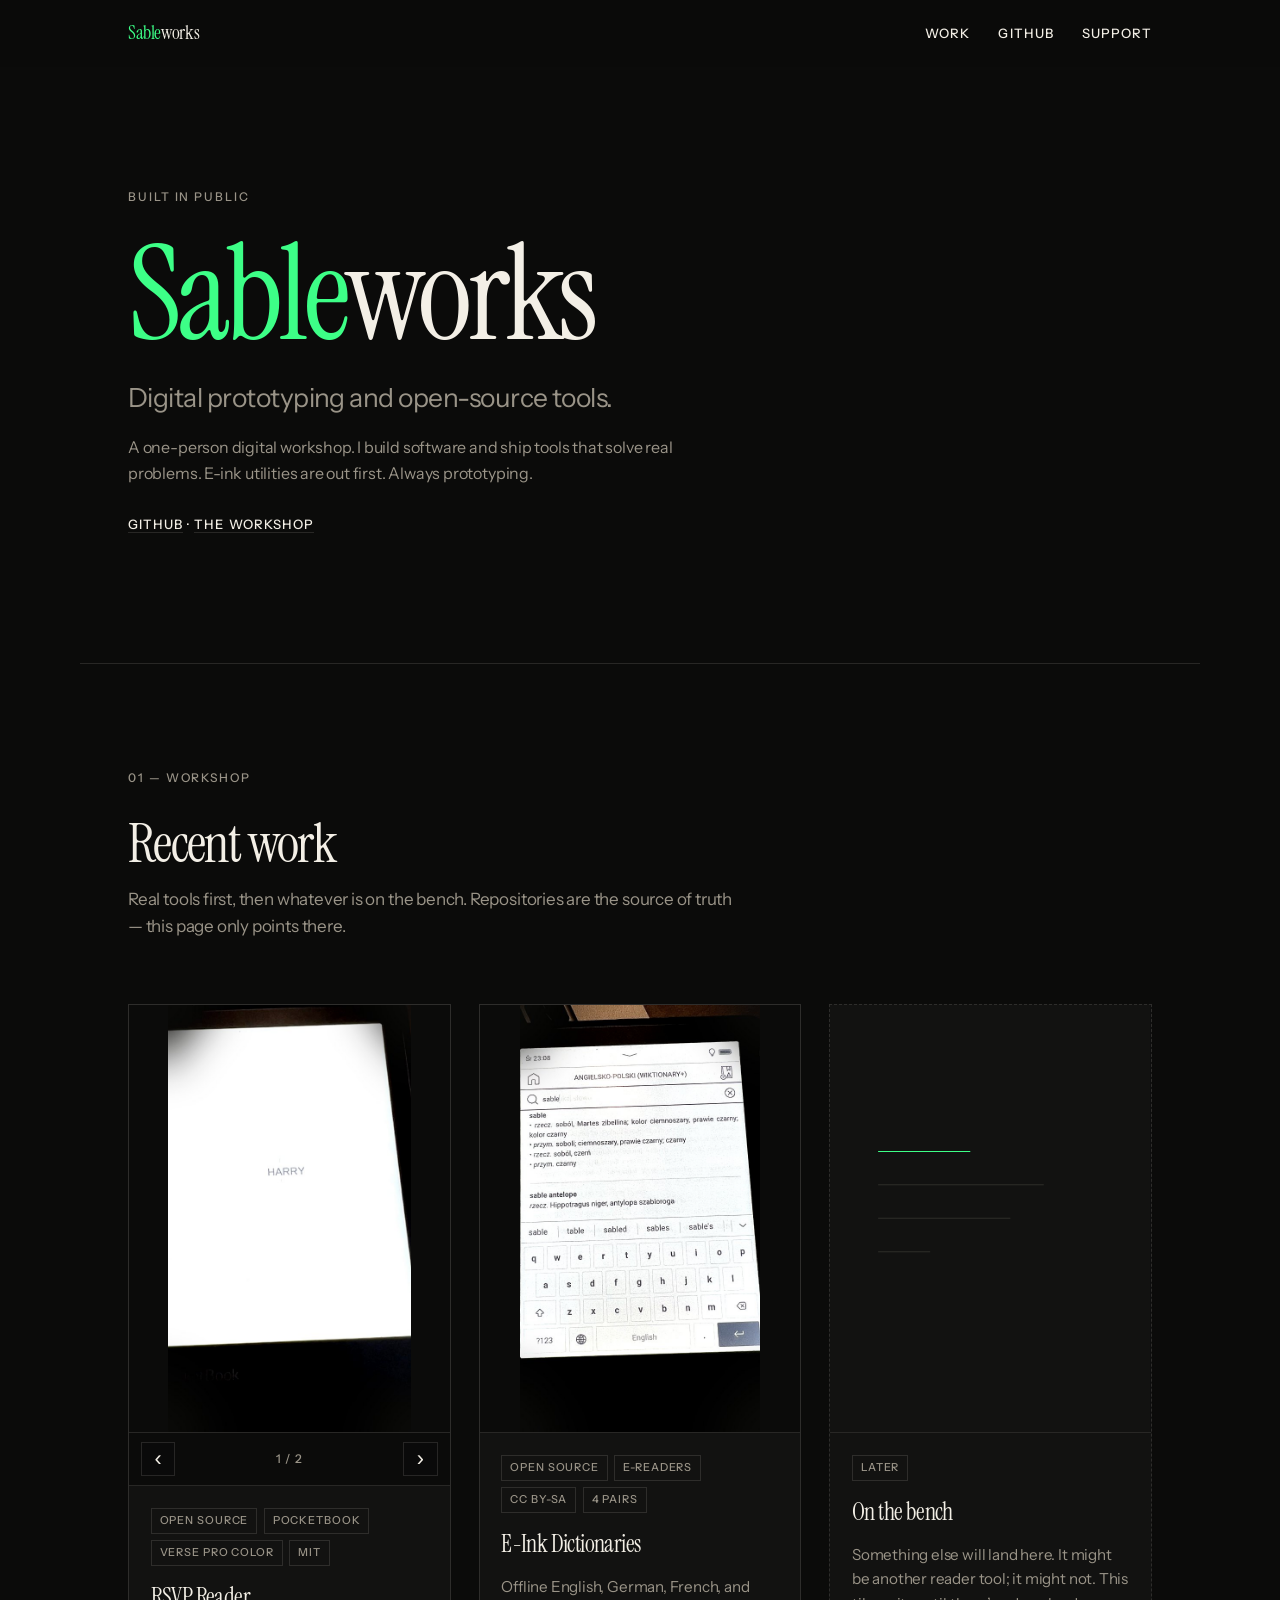
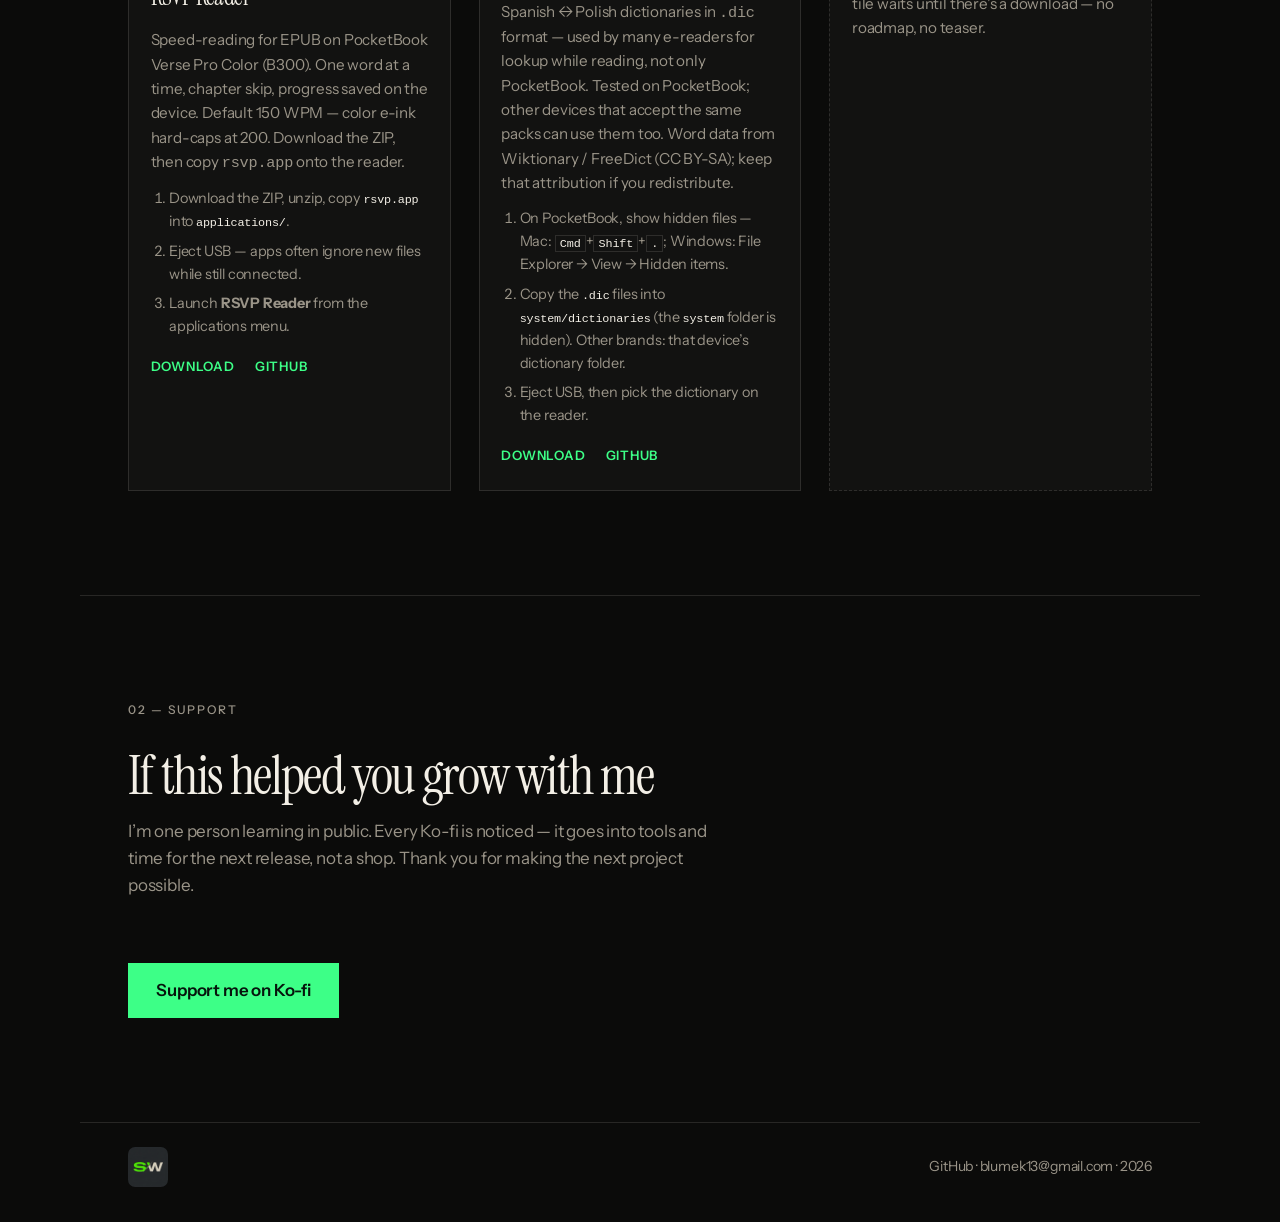
<file: index.html>
<!DOCTYPE html>
<html lang="en">
  <head>
    <meta charset="UTF-8" />
    <meta name="viewport" content="width=device-width, initial-scale=1.0" />
    <title>Sableworks — a one-person software workshop</title>
    <meta
      name="description"
      content="Sableworks is a one-person workshop: open-source tools, shipped in public. First releases are PocketBook e-ink utilities. More is in progress."
    />
    <link rel="canonical" href="https://sableworks.github.io/" />
    <meta property="og:type" content="website" />
    <meta property="og:url" content="https://sableworks.github.io/" />
    <meta property="og:title" content="Sableworks — a one-person software workshop" />
    <meta
      property="og:description"
      content="Open-source tools, shipped in public. E-ink utilities first."
    />
    <meta property="og:locale" content="en_US" />
    <meta name="twitter:card" content="summary" />
    <meta name="twitter:title" content="Sableworks — a one-person software workshop" />
    <meta
      name="twitter:description"
      content="Open-source tools, shipped in public. E-ink utilities first."
    />
    <link rel="icon" href="favicon.svg" type="image/svg+xml" />
    <link rel="apple-touch-icon" href="mark.png" />
    <link rel="preconnect" href="https://fonts.googleapis.com" />
    <link rel="preconnect" href="https://fonts.gstatic.com" crossorigin />
    <link
      href="https://fonts.googleapis.com/css2?family=Instrument+Sans:ital,wght@0,400;0,500;0,600;1,400&family=Instrument+Serif:ital@0;1&display=swap"
      rel="stylesheet"
    />
    <link rel="stylesheet" href="style.css" />
  </head>
  <body>
    <a class="skip-link" href="#main">Skip to content</a>

    <header class="site-header" id="top">
      <nav class="nav" aria-label="Primary">
        <a class="nav-mark" href="#hero"><span class="accent">Sable</span><span class="nav-mark-suffix">works</span></a>
        <ul class="nav-links">
          <li><a href="#work">Work</a></li>
          <li>
            <a href="https://github.com/Sableworks" rel="noopener noreferrer">GitHub</a>
          </li>
          <li><a href="#support">Support</a></li>
        </ul>
      </nav>
    </header>

    <main id="main">
      <section class="hero" id="hero" aria-labelledby="hero-title">
        <p class="eyebrow">Built in public</p>
        <h1 id="hero-title" class="logo">
          <span class="accent">Sable</span>works
        </h1>
        <p class="hero-sub">Digital prototyping and open-source tools.</p>
        <p class="hero-lead">
          A one-person digital workshop. I build software and ship tools that
          solve real problems. E-ink utilities are out first. Always
          prototyping.
        </p>
        <p class="hero-actions">
          <a class="text-link" href="https://github.com/Sableworks" rel="noopener noreferrer">GitHub</a>
          <span aria-hidden="true"> · </span>
          <a class="text-link" href="#work">The workshop</a>
        </p>
      </section>

      <section class="section" id="work" aria-labelledby="work-title">
        <header class="section-header">
          <p class="eyebrow">01 — Workshop</p>
          <h2 id="work-title">Recent work</h2>
          <p class="section-lead">
            Real tools first, then whatever is on the bench. Repositories are
            the source of truth — this page only points there.
          </p>
        </header>

        <div class="project-grid">
          <article class="project-card">
            <div
              class="project-shot"
              data-gallery
              role="region"
              aria-roledescription="carousel"
              aria-label="RSVP Reader screenshots"
              tabindex="0"
            >
              <div class="project-media">
                <img
                  class="gallery-slide is-active"
                  src="photos/rsvp-play.jpg"
                  width="568"
                  height="998"
                  alt="RSVP Reader playing: the word Harry centered with focus marks."
                />
                <img
                  class="gallery-slide"
                  src="photos/rsvp-pause.jpg"
                  width="560"
                  height="1000"
                  alt="RSVP Reader pause panel at 150 WPM, ready to start."
                />
              </div>
              <div class="shot-nav">
                <button type="button" class="shot-nav-btn" data-gallery-prev aria-label="Previous screenshot">
                  ‹
                </button>
                <span class="shot-nav-status" data-gallery-status aria-live="polite">1 / 2</span>
                <button type="button" class="shot-nav-btn" data-gallery-next aria-label="Next screenshot">
                  ›
                </button>
              </div>
            </div>
            <div class="project-body">
              <ul class="pills">
                <li>Open source</li>
                <li>PocketBook</li>
                <li>Verse Pro Color</li>
                <li>MIT</li>
              </ul>
              <h3>RSVP Reader</h3>
              <p>
                Speed-reading for EPUB on PocketBook Verse Pro Color (B300).
                One word at a time, chapter skip, progress saved on the device.
                Default 150 WPM — color e-ink hard-caps at 200. Download the
                ZIP, then copy <code>rsvp.app</code> onto the reader.
              </p>
              <ol class="install">
                <li>Download the ZIP, unzip, copy <code>rsvp.app</code> into <code>applications/</code>.</li>
                <li>Eject USB — apps often ignore new files while still connected.</li>
                <li>Launch <strong>RSVP Reader</strong> from the applications menu.</li>
              </ol>
              <p class="project-links">
                <a
                  class="project-link"
                  href="/rsvp/#download"
                  rel="noopener noreferrer"
                >
                  Download
                </a>
                <a
                  class="project-link"
                  href="https://github.com/Sableworks/pocketbook-verse-pro-rsvp-reader"
                  rel="noopener noreferrer"
                >
                  GitHub
                </a>
              </p>
            </div>
          </article>

          <article class="project-card">
            <div class="project-media">
              <img
                src="photos/dictionaries-sable.jpg"
                width="556"
                height="992"
                alt="PocketBook looking up “sable” in Angielsko-Polski (Wiktionary+)."
              />
            </div>
            <div class="project-body">
              <ul class="pills">
                <li>Open source</li>
                <li>E-readers</li>
                <li>CC BY-SA</li>
                <li>4 pairs</li>
              </ul>
              <h3>E-Ink Dictionaries</h3>
              <p>
                Offline English, German, French, and Spanish ↔ Polish
                dictionaries in <code>.dic</code> format — used by many
                e-readers for lookup while reading, not only PocketBook.
                Tested on PocketBook; other devices that accept the same packs
                can use them too. Word data from Wiktionary / FreeDict
                (CC BY-SA); keep that attribution if you redistribute.
              </p>
              <ol class="install">
                <li>
                  On PocketBook, show hidden files — Mac: <kbd>Cmd</kbd>+<kbd>Shift</kbd>+<kbd>.</kbd>;
                  Windows: File Explorer → View → Hidden items.
                </li>
                <li>Copy the <code>.dic</code> files into <code>system/dictionaries</code> (the <code>system</code> folder is hidden). Other brands: that device’s dictionary folder.</li>
                <li>Eject USB, then pick the dictionary on the reader.</li>
              </ol>
              <p class="project-links">
                <a
                  class="project-link"
                  href="/ebook-dictionaries/#download"
                  rel="noopener noreferrer"
                >
                  Download
                </a>
                <a
                  class="project-link"
                  href="https://github.com/Sableworks/ebook-dictionaries"
                  rel="noopener noreferrer"
                >
                  GitHub
                </a>
              </p>
            </div>
          </article>

          <article class="project-card project-card--soon">
            <div class="project-media" aria-hidden="true">
              <svg viewBox="0 0 480 640" xmlns="http://www.w3.org/2000/svg" preserveAspectRatio="xMidYMid slice">
                <rect width="480" height="640" fill="#121211" />
                <line x1="72" y1="220" x2="210" y2="220" stroke="#3dff87" stroke-width="1.5" />
                <line x1="72" y1="270" x2="320" y2="270" stroke="#2c2c28" stroke-width="1.5" />
                <line x1="72" y1="320" x2="270" y2="320" stroke="#2c2c28" stroke-width="1.5" />
                <line x1="72" y1="370" x2="150" y2="370" stroke="#2c2c28" stroke-width="1.5" />
              </svg>
            </div>
            <div class="project-body">
              <ul class="pills">
                <li>Later</li>
              </ul>
              <h3>On the bench</h3>
              <p>
                Something else will land here. It might be another reader tool;
                it might not. This tile waits until there’s a download — no
                roadmap, no teaser.
              </p>
            </div>
          </article>
        </div>
      </section>

      <section class="section support" id="support" aria-labelledby="support-title">
        <header class="section-header">
          <p class="eyebrow">02 — Support</p>
          <h2 id="support-title">If this helped you grow with me</h2>
          <p class="section-lead">
            I’m one person learning in public. Every Ko-fi is noticed — it
            goes into tools and time for the next release, not a shop. Thank
            you for making the next project possible.
          </p>
        </header>

        <a
          class="kofi-btn"
          href="https://ko-fi.com/C3Q525T6Y5"
          target="_blank"
          rel="noopener noreferrer"
        >
          Support me on Ko-fi
        </a>
      </section>
    </main>

    <footer class="site-footer">
      <a class="footer-mark" href="#top">
        <img src="mark.png" width="40" height="40" alt="Sableworks" />
      </a>
      <p class="footer-meta">
        <a href="https://github.com/Sableworks" rel="noopener noreferrer">GitHub</a>
        <span aria-hidden="true"> · </span>
        <a href="mailto:blumek13@gmail.com">blumek13@gmail.com</a>
        <span aria-hidden="true"> · </span>
        <span id="year"></span>
      </p>
    </footer>

    <script src="script.js"></script>
  </body>
</html>
</file>
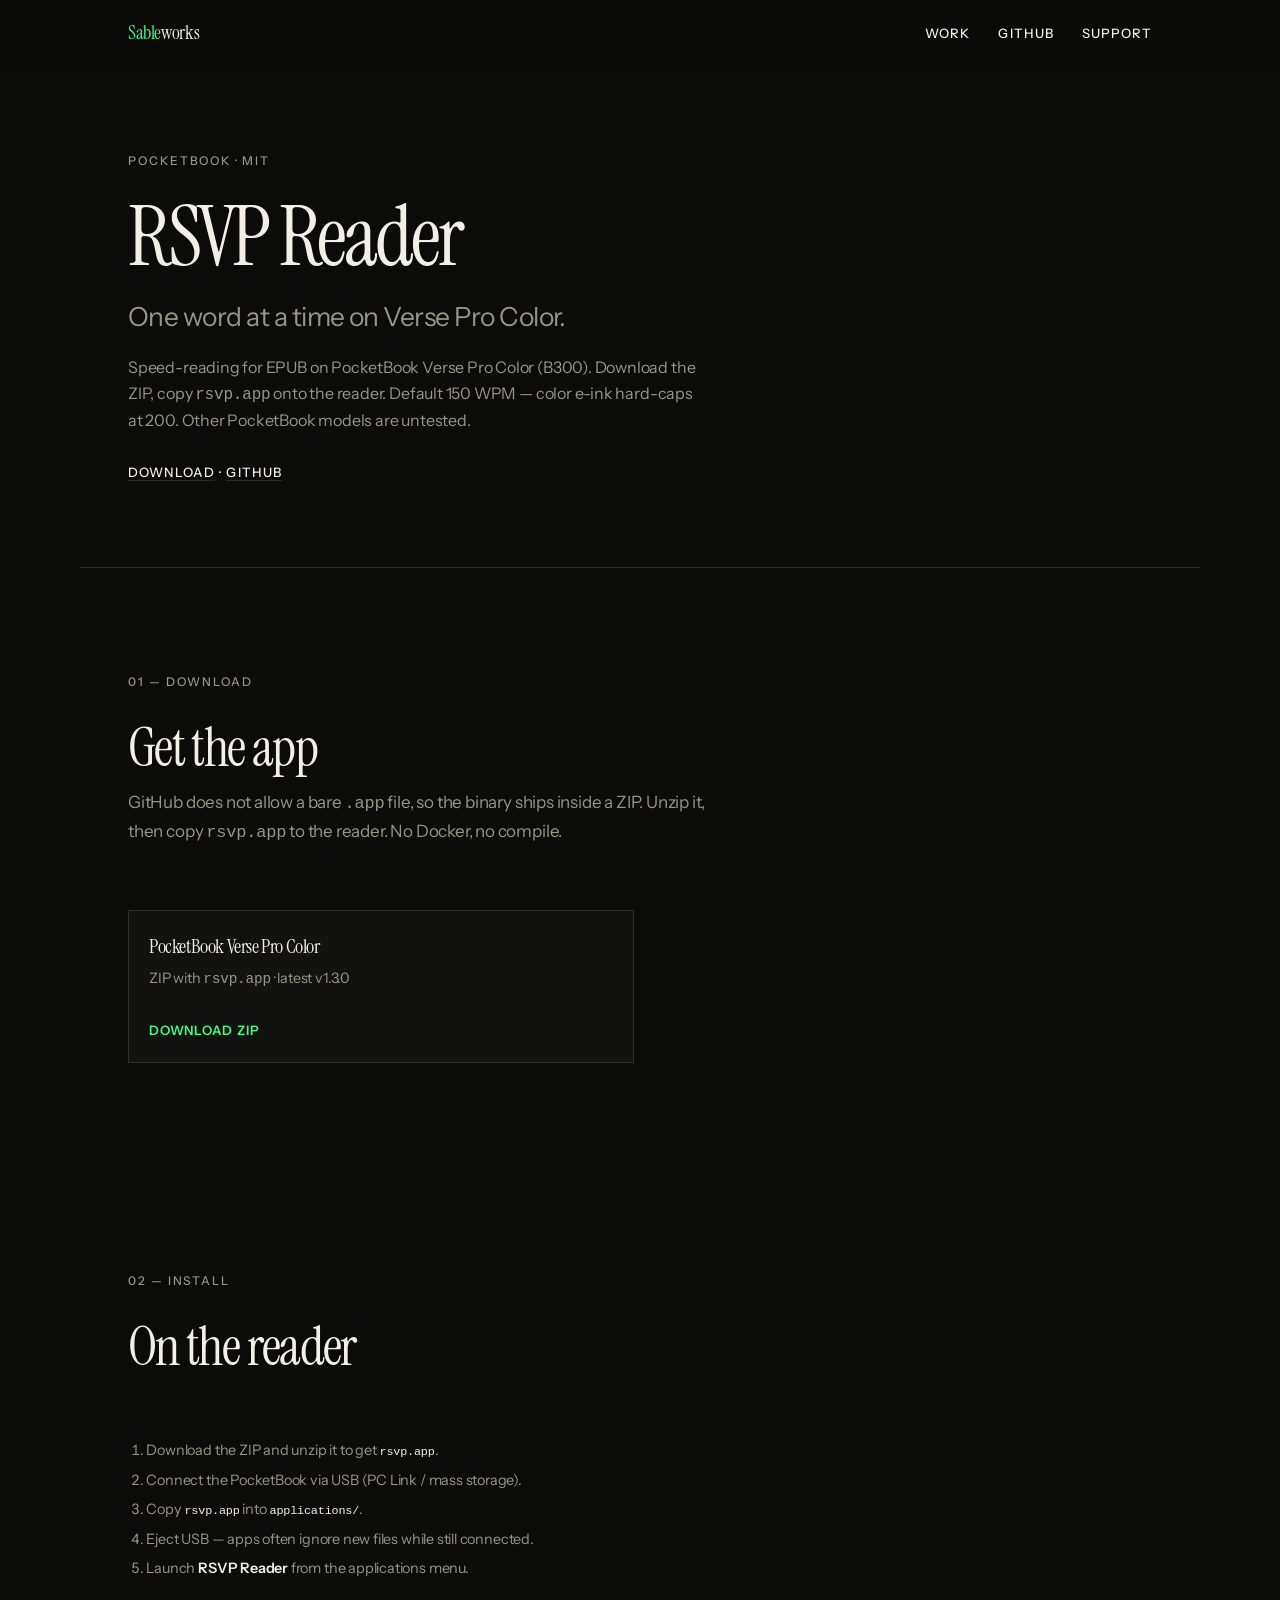
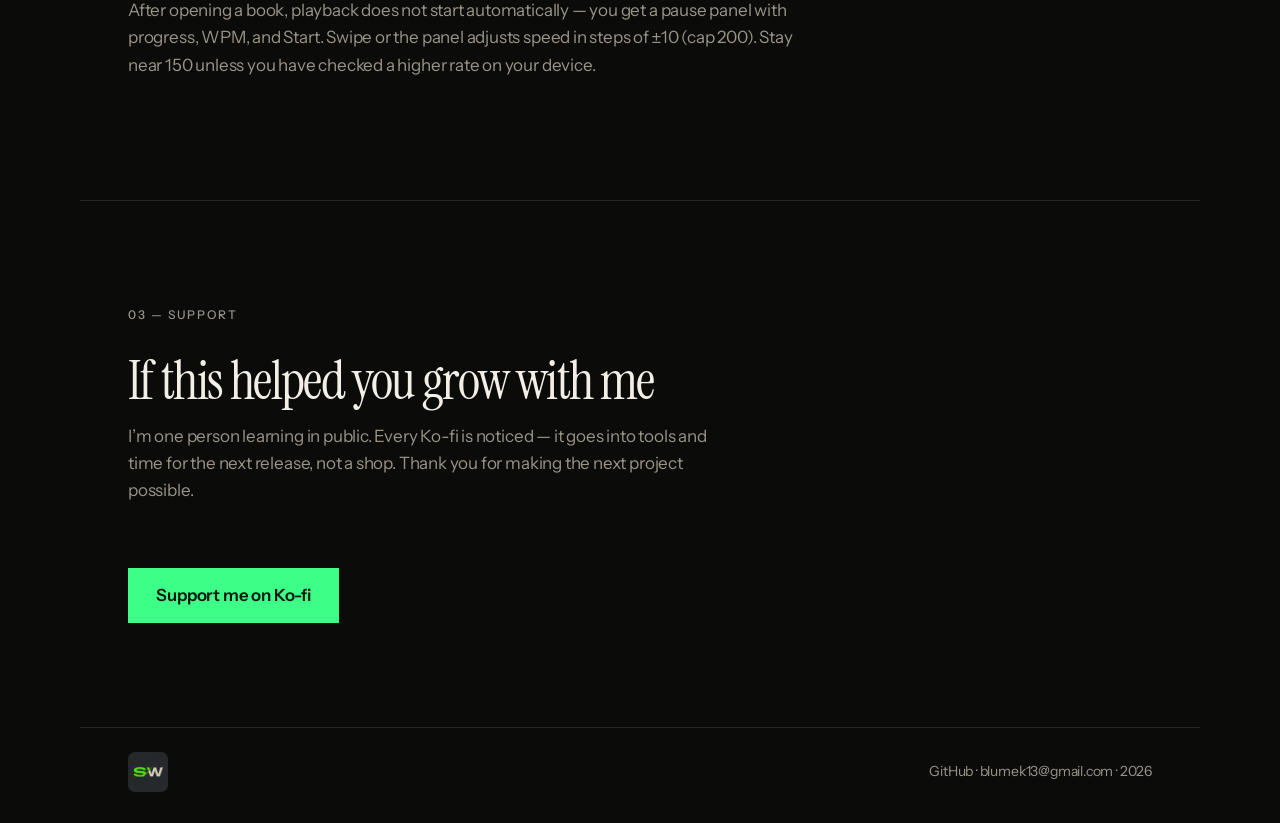
<file: rsvp/index.html>
<!DOCTYPE html>
<html lang="en">
  <head>
    <meta charset="UTF-8" />
    <meta name="viewport" content="width=device-width, initial-scale=1.0" />
    <title>RSVP Reader — Sableworks</title>
    <meta
      name="description"
      content="RSVP Reader for PocketBook Verse Pro Color (B300). Download the ZIP, copy rsvp.app onto the reader. Default 150 WPM, hard cap 200."
    />
    <link rel="canonical" href="https://sableworks.github.io/rsvp/" />
    <meta property="og:type" content="website" />
    <meta property="og:url" content="https://sableworks.github.io/rsvp/" />
    <meta property="og:title" content="RSVP Reader — Sableworks" />
    <meta
      property="og:description"
      content="Speed-reading for EPUB on PocketBook Verse Pro Color. Download the app ZIP — no build tools."
    />
    <meta property="og:locale" content="en_US" />
    <meta name="twitter:card" content="summary" />
    <link rel="icon" href="../favicon.svg" type="image/svg+xml" />
    <link rel="apple-touch-icon" href="../mark.png" />
    <link rel="preconnect" href="https://fonts.googleapis.com" />
    <link rel="preconnect" href="https://fonts.gstatic.com" crossorigin />
    <link
      href="https://fonts.googleapis.com/css2?family=Instrument+Sans:ital,wght@0,400;0,500;0,600;1,400&family=Instrument+Serif:ital@0;1&display=swap"
      rel="stylesheet"
    />
    <link rel="stylesheet" href="../style.css" />
  </head>
  <body>
    <a class="skip-link" href="#main">Skip to content</a>

    <header class="site-header" id="top">
      <nav class="nav" aria-label="Primary">
        <a class="nav-mark" href="/"><span class="accent">Sable</span><span class="nav-mark-suffix">works</span></a>
        <ul class="nav-links">
          <li><a href="/#work">Work</a></li>
          <li>
            <a href="https://github.com/Sableworks" rel="noopener noreferrer">GitHub</a>
          </li>
          <li><a href="/#support">Support</a></li>
        </ul>
      </nav>
    </header>

    <main id="main">
      <section class="hero hero--product" aria-labelledby="product-title">
        <p class="eyebrow">PocketBook · MIT</p>
        <h1 id="product-title">RSVP Reader</h1>
        <p class="hero-sub">One word at a time on Verse Pro Color.</p>
        <p class="hero-lead">
          Speed-reading for EPUB on PocketBook Verse Pro Color (B300). Download
          the ZIP, copy <code>rsvp.app</code> onto the reader. Default 150 WPM —
          color e-ink hard-caps at 200. Other PocketBook models are untested.
        </p>
        <p class="hero-actions">
          <a class="text-link" href="#download">Download</a>
          <span aria-hidden="true"> · </span>
          <a
            class="text-link"
            href="https://github.com/Sableworks/pocketbook-verse-pro-rsvp-reader"
            rel="noopener noreferrer"
          >
            GitHub
          </a>
        </p>
      </section>

      <section class="section" id="download" aria-labelledby="download-title">
        <header class="section-header">
          <p class="eyebrow">01 — Download</p>
          <h2 id="download-title">Get the app</h2>
          <p class="section-lead">
            GitHub does not allow a bare <code>.app</code> file, so the binary
            ships inside a ZIP. Unzip it, then copy <code>rsvp.app</code> to the
            reader. No Docker, no compile.
          </p>
        </header>

        <div class="dl-grid">
          <a
            class="dl-card"
            id="rsvp-zip"
            data-latest-release="Sableworks/pocketbook-verse-pro-rsvp-reader"
            href="https://github.com/Sableworks/pocketbook-verse-pro-rsvp-reader/releases/download/v1.3.0/RSVP-Reader-v1.3.0-PocketBook-Verse-Pro-Color.zip"
          >
            <strong>PocketBook Verse Pro Color</strong>
            <p class="meta">
              ZIP with <code>rsvp.app</code> · latest
              <span data-latest-tag>v1.3.0</span>
            </p>
            <span class="project-link">Download ZIP</span>
          </a>
        </div>
      </section>

      <section class="section prose" id="install" aria-labelledby="install-title">
        <header class="section-header">
          <p class="eyebrow">02 — Install</p>
          <h2 id="install-title">On the reader</h2>
        </header>
        <ol class="install">
          <li>Download the ZIP and unzip it to get <code>rsvp.app</code>.</li>
          <li>Connect the PocketBook via USB (PC Link / mass storage).</li>
          <li>Copy <code>rsvp.app</code> into <code>applications/</code>.</li>
          <li>Eject USB — apps often ignore new files while still connected.</li>
          <li>Launch <strong>RSVP Reader</strong> from the applications menu.</li>
        </ol>
        <p>
          After opening a book, playback does not start automatically — you get
          a pause panel with progress, WPM, and Start. Swipe or the panel
          adjusts speed in steps of ±10 (cap 200). Stay near 150 unless you have
          checked a higher rate on your device.
        </p>
      </section>

      <section class="section support" id="support" aria-labelledby="support-title">
        <header class="section-header">
          <p class="eyebrow">03 — Support</p>
          <h2 id="support-title">If this helped you grow with me</h2>
          <p class="section-lead">
            I’m one person learning in public. Every Ko-fi is noticed — it
            goes into tools and time for the next release, not a shop. Thank
            you for making the next project possible.
          </p>
        </header>
        <a
          class="kofi-btn"
          href="https://ko-fi.com/C3Q525T6Y5"
          target="_blank"
          rel="noopener noreferrer"
        >
          Support me on Ko-fi
        </a>
      </section>
    </main>

    <footer class="site-footer">
      <a class="footer-mark" href="#top">
        <img src="../mark.png" width="40" height="40" alt="Sableworks" />
      </a>
      <p class="footer-meta">
        <a href="https://github.com/Sableworks" rel="noopener noreferrer">GitHub</a>
        <span aria-hidden="true"> · </span>
        <a href="mailto:blumek13@gmail.com">blumek13@gmail.com</a>
        <span aria-hidden="true"> · </span>
        <span id="year"></span>
      </p>
    </footer>

    <script src="../script.js"></script>
  </body>
</html>
</file>
<file: style.css>
:root {
  --bg: #0b0b0a;
  --bg-elevated: #121211;
  --ink: #f3efe6;
  --muted: #9a9488;
  --line: rgba(243, 239, 230, 0.12);
  --accent: #3dff87;
  --accent-ink: #06140c;
  --focus: #7dffb0;
  --radius: 2px;
  --max: 1120px;
  --pad: clamp(1.25rem, 4vw, 3rem);
  --serif: "Instrument Serif", "Times New Roman", serif;
  --sans: "Instrument Sans", "Segoe UI", sans-serif;
  --ease: cubic-bezier(0.22, 1, 0.36, 1);
}

*,
*::before,
*::after {
  box-sizing: border-box;
}

html {
  scroll-behavior: smooth;
}

body {
  margin: 0;
  overflow-x: clip;
  background: var(--bg);
  color: var(--ink);
  font-family: var(--sans);
  font-size: 1.0625rem;
  line-height: 1.6;
  letter-spacing: -0.011em;
  -webkit-font-smoothing: antialiased;
  text-rendering: optimizeLegibility;
}

img,
svg {
  display: block;
  max-width: 100%;
}

a {
  color: inherit;
  text-decoration: none;
}

a:hover {
  color: var(--accent);
}

:focus-visible {
  outline: 1px solid var(--focus);
  outline-offset: 3px;
}

.skip-link {
  position: absolute;
  left: var(--pad);
  top: -4rem;
  z-index: 20;
  padding: 0.5rem 0.75rem;
  background: var(--ink);
  color: var(--bg);
  font-size: 0.875rem;
}

.skip-link:focus {
  top: 0.75rem;
}

.site-header {
  position: sticky;
  top: 0;
  z-index: 10;
  border-bottom: 1px solid transparent;
  background: color-mix(in srgb, var(--bg) 88%, transparent);
  backdrop-filter: blur(14px);
  transition: border-color 0.3s var(--ease);
}

.site-header.is-scrolled {
  border-bottom-color: var(--line);
}

.nav {
  display: flex;
  align-items: center;
  justify-content: space-between;
  gap: 1.5rem;
  max-width: var(--max);
  margin: 0 auto;
  padding: 1.1rem var(--pad);
}

.accent {
  color: var(--accent);
}

.nav-mark {
  flex-shrink: 0;
  font-family: var(--serif);
  font-size: 1.2rem;
  letter-spacing: -0.02em;
}

.nav-mark:hover {
  color: var(--ink);
}

.nav-mark:hover .accent {
  color: color-mix(in srgb, var(--accent) 80%, white);
}

.nav-links {
  display: flex;
  flex-shrink: 0;
  gap: 1.75rem;
  margin: 0;
  padding: 0;
  list-style: none;
  font-size: 0.8125rem;
  font-weight: 500;
  letter-spacing: 0.08em;
  text-transform: uppercase;
  white-space: nowrap;
}

.hero,
.section,
.site-footer {
  max-width: var(--max);
  margin: 0 auto;
  padding-left: var(--pad);
  padding-right: var(--pad);
}

.hero,
.section {
  scroll-margin-top: 4.75rem;
}

.hero {
  padding-top: clamp(3.5rem, 10vw, 7.5rem);
  padding-bottom: clamp(4rem, 12vw, 8rem);
  border-bottom: 1px solid var(--line);
}

.eyebrow {
  margin: 0 0 1.75rem;
  color: var(--muted);
  font-size: 0.75rem;
  font-weight: 500;
  letter-spacing: 0.16em;
  text-transform: uppercase;
}

.hero h1,
.logo {
  margin: 0;
  font-family: var(--serif);
  font-size: clamp(3.4rem, 12vw, 8.25rem);
  font-weight: 400;
  line-height: 0.92;
  letter-spacing: -0.035em;
}

.hero-sub {
  max-width: 28ch;
  margin: 1.5rem 0 0;
  color: var(--muted);
  font-size: clamp(1.2rem, 2.4vw, 1.65rem);
  font-weight: 400;
  line-height: 1.35;
  letter-spacing: -0.02em;
}

.hero-lead {
  max-width: 36rem;
  margin: 1.25rem 0 0;
  color: var(--muted);
  font-size: 1rem;
}

.hero-actions {
  margin: 1.75rem 0 0;
  font-size: 0.8125rem;
  font-weight: 500;
  letter-spacing: 0.08em;
  text-transform: uppercase;
}

.text-link {
  color: var(--ink);
  border-bottom: 1px solid var(--line);
}

.text-link:hover {
  border-bottom-color: var(--accent);
}

.section {
  padding-top: clamp(4rem, 10vw, 6.5rem);
  padding-bottom: clamp(4rem, 10vw, 6.5rem);
}

.section-header {
  max-width: 38rem;
  margin-bottom: clamp(2.5rem, 6vw, 4rem);
}

.section h2 {
  margin: 0 0 0.85rem;
  font-family: var(--serif);
  font-size: clamp(2.15rem, 5vw, 3.4rem);
  font-weight: 400;
  line-height: 1.05;
  letter-spacing: -0.03em;
}

.section-lead {
  margin: 0;
  color: var(--muted);
}

.section-lead a {
  color: var(--accent);
  border-bottom: 1px solid color-mix(in srgb, var(--accent) 35%, transparent);
}

.section-lead a:hover {
  border-bottom-color: var(--accent);
}

.project-grid {
  display: grid;
  grid-template-columns: 1fr;
  gap: 1.5rem;
  align-items: stretch;
}

.project-card {
  display: flex;
  flex-direction: column;
  min-width: 0;
  overflow: hidden;
  border: 1px solid var(--line);
  background: var(--bg-elevated);
}

.project-shot {
  position: relative;
  display: flex;
  flex-direction: column;
  min-width: 0;
}

.project-shot:focus-visible {
  outline: 2px solid var(--focus);
  outline-offset: -2px;
}

.project-media {
  position: relative;
  aspect-ratio: 3 / 4;
  overflow: hidden;
  background: #0b0b0a;
  border-bottom: 1px solid var(--line);
}

.project-media > img,
.project-media > svg,
.gallery-slide {
  display: block;
  width: 100%;
  height: 100%;
  object-fit: contain;
  object-position: center;
}

.gallery-slide {
  position: absolute;
  inset: 0;
  opacity: 0;
  visibility: hidden;
  pointer-events: none;
  transition: opacity 0.28s var(--ease), visibility 0.28s var(--ease);
}

.gallery-slide.is-active {
  opacity: 1;
  visibility: visible;
  pointer-events: auto;
}

.shot-nav {
  display: flex;
  align-items: center;
  justify-content: space-between;
  gap: 0.75rem;
  padding: 0.55rem 0.75rem;
  border-bottom: 1px solid var(--line);
  background: #0b0b0a;
}

.shot-nav-btn {
  display: inline-flex;
  align-items: center;
  justify-content: center;
  width: 2.15rem;
  height: 2.15rem;
  padding: 0;
  border: 1px solid var(--line);
  background: color-mix(in srgb, var(--bg) 72%, transparent);
  color: var(--ink);
  font-size: 1.35rem;
  line-height: 1;
  cursor: pointer;
}

.shot-nav-btn:hover {
  border-color: var(--accent);
  color: var(--accent);
}

.shot-nav-status {
  color: var(--muted);
  font-size: 0.75rem;
  font-weight: 500;
  letter-spacing: 0.1em;
}

.project-body {
  display: flex;
  flex-direction: column;
  gap: 0.75rem;
  flex: 1;
  padding: 1.35rem 1.35rem 1.5rem;
}

.pills {
  display: flex;
  flex-wrap: wrap;
  gap: 0.4rem;
  margin: 0;
  padding: 0;
  list-style: none;
}

.pills li {
  padding: 0.2rem 0.5rem;
  border: 1px solid var(--line);
  color: var(--muted);
  font-size: 0.6875rem;
  font-weight: 500;
  letter-spacing: 0.08em;
  text-transform: uppercase;
}

.install {
  margin: 0;
  padding-left: 1.15rem;
  color: var(--muted);
  font-size: 0.9rem;
}

.install li + li {
  margin-top: 0.4rem;
}

.install code,
.install kbd {
  font-family: ui-monospace, "SF Mono", Menlo, monospace;
  font-size: 0.82em;
  color: var(--ink);
}

.install kbd {
  padding: 0.05em 0.35em;
  border: 1px solid var(--line);
}

.project-links {
  display: flex;
  flex-wrap: wrap;
  gap: 0.75rem 1.25rem;
  margin-top: auto;
  padding-top: 0.35rem;
}

.project-link {
  color: var(--accent);
  font-size: 0.8125rem;
  font-weight: 600;
  letter-spacing: 0.06em;
  text-transform: uppercase;
}

.project-link:hover {
  color: color-mix(in srgb, var(--accent) 75%, white);
}

.project-card--soon {
  border-style: dashed;
}

.project-body h3 {
  margin: 0;
  font-family: var(--serif);
  font-size: 1.5rem;
  font-weight: 400;
  letter-spacing: -0.025em;
}

.project-body p {
  margin: 0;
  color: var(--muted);
  font-size: 0.95rem;
}

.support {
  border-top: 1px solid var(--line);
}

.kofi-btn {
  display: inline-flex;
  align-items: center;
  justify-content: center;
  min-height: 3.4rem;
  padding: 0.95rem 1.7rem;
  border: 1px solid var(--accent);
  background: var(--accent);
  color: var(--accent-ink);
  font-family: var(--sans);
  font-size: 1.05rem;
  font-weight: 600;
  letter-spacing: -0.01em;
  line-height: 1;
  transition: background 0.25s var(--ease), color 0.25s var(--ease);
}

.kofi-btn:hover {
  background: transparent;
  color: var(--accent);
}

.site-footer {
  display: flex;
  flex-wrap: wrap;
  align-items: center;
  justify-content: space-between;
  gap: 0.75rem 1.5rem;
  padding-top: 1.5rem;
  padding-bottom: 2.25rem;
  border-top: 1px solid var(--line);
  color: var(--muted);
  font-size: 0.875rem;
}

.footer-mark {
  display: block;
  line-height: 0;
  opacity: 0.92;
}

.footer-mark img {
  width: 2.5rem;
  height: 2.5rem;
  border-radius: 0.45rem;
}

.footer-mark:hover {
  opacity: 1;
}

.site-footer p {
  margin: 0;
}

.site-footer a {
  color: var(--muted);
}

.site-footer a:hover {
  color: var(--accent);
}

@media (max-width: 540px) {
  .nav {
    gap: 0.75rem;
  }

  .nav-mark-suffix {
    display: none;
  }

  .nav-links {
    flex-wrap: wrap;
    justify-content: flex-end;
    gap: 0.65rem 0.85rem;
    font-size: 0.68rem;
    letter-spacing: 0.05em;
    white-space: normal;
  }
}

.hero--product {
  padding-top: clamp(2.75rem, 8vw, 5.25rem);
  padding-bottom: clamp(3rem, 8vw, 5.25rem);
}

.hero--product h1 {
  font-size: clamp(2.5rem, 8vw, 5.25rem);
}

.prose p,
.prose li {
  color: var(--muted);
  max-width: 42rem;
}

.prose a {
  color: var(--accent);
  border-bottom: 1px solid color-mix(in srgb, var(--accent) 35%, transparent);
}

.prose a:hover {
  color: var(--accent);
  border-bottom-color: var(--accent);
}

.prose strong {
  color: var(--ink);
  font-weight: 600;
}

.callout {
  max-width: 42rem;
  margin: 0 0 1.5rem;
  padding: 1rem 1.15rem;
  border: 1px solid var(--line);
  background: var(--bg-elevated);
  color: var(--muted);
}

.callout a {
  color: var(--accent);
}

.dl-grid {
  display: grid;
  grid-template-columns: 1fr;
  gap: 0.75rem;
}

.dl-card {
  display: block;
  padding: 1.2rem 1.25rem;
  border: 1px solid var(--line);
  background: var(--bg-elevated);
}

.dl-card:hover {
  color: inherit;
  border-color: color-mix(in srgb, var(--accent) 45%, var(--line));
}

.dl-card strong {
  display: block;
  font-family: var(--serif);
  font-size: 1.25rem;
  font-weight: 400;
  letter-spacing: -0.02em;
}

.dl-card .meta {
  margin-top: 0.3rem;
  color: var(--muted);
  font-size: 0.9rem;
}

.dl-card .project-link {
  display: inline-block;
  margin-top: 0.9rem;
}

@media (min-width: 720px) {
  .project-grid {
    grid-template-columns: repeat(2, minmax(0, 1fr));
    gap: 1.75rem;
  }

  .dl-grid {
    grid-template-columns: repeat(2, minmax(0, 1fr));
  }
}

@media (min-width: 1024px) {
  .project-grid {
    grid-template-columns: repeat(3, minmax(0, 1fr));
  }
}

@media (prefers-reduced-motion: reduce) {
  html {
    scroll-behavior: auto;
  }

  .site-header,
  .kofi-btn,
  .gallery-slide {
    transition: none;
  }
}
</file>
